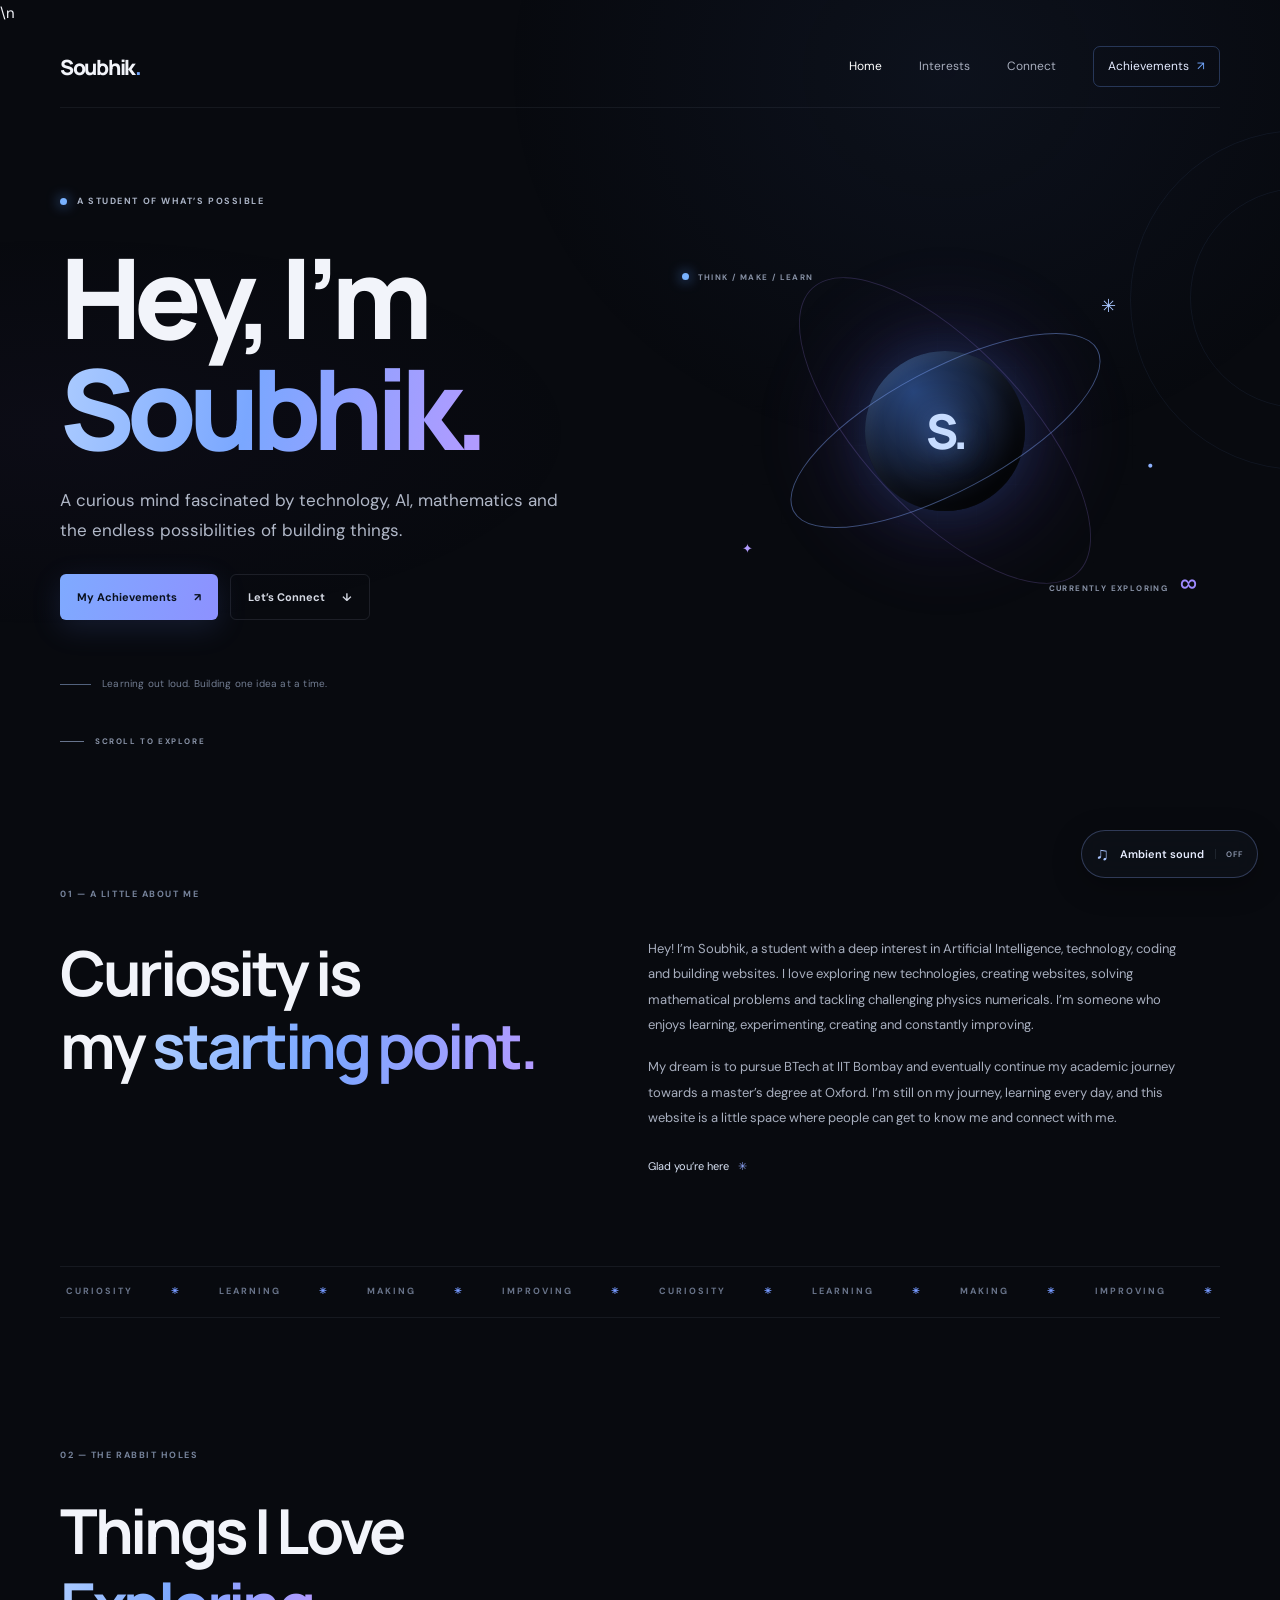
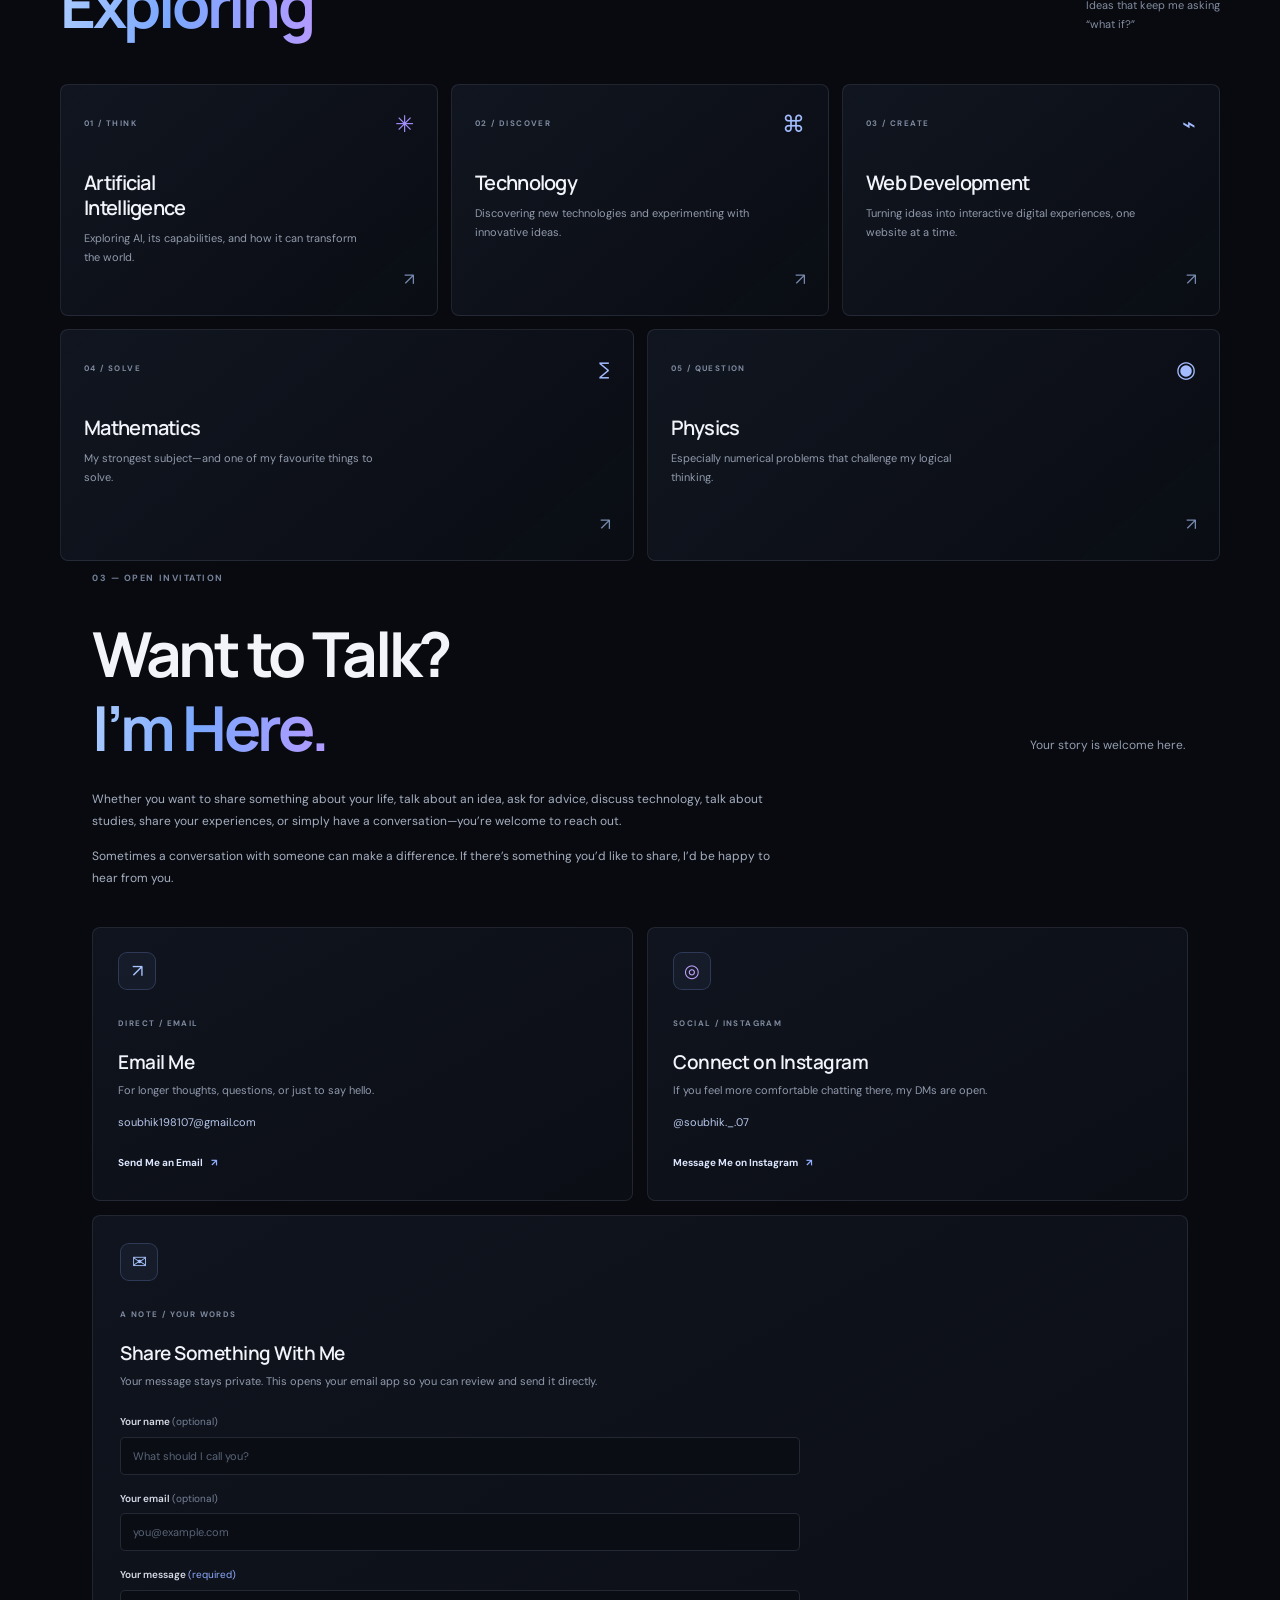
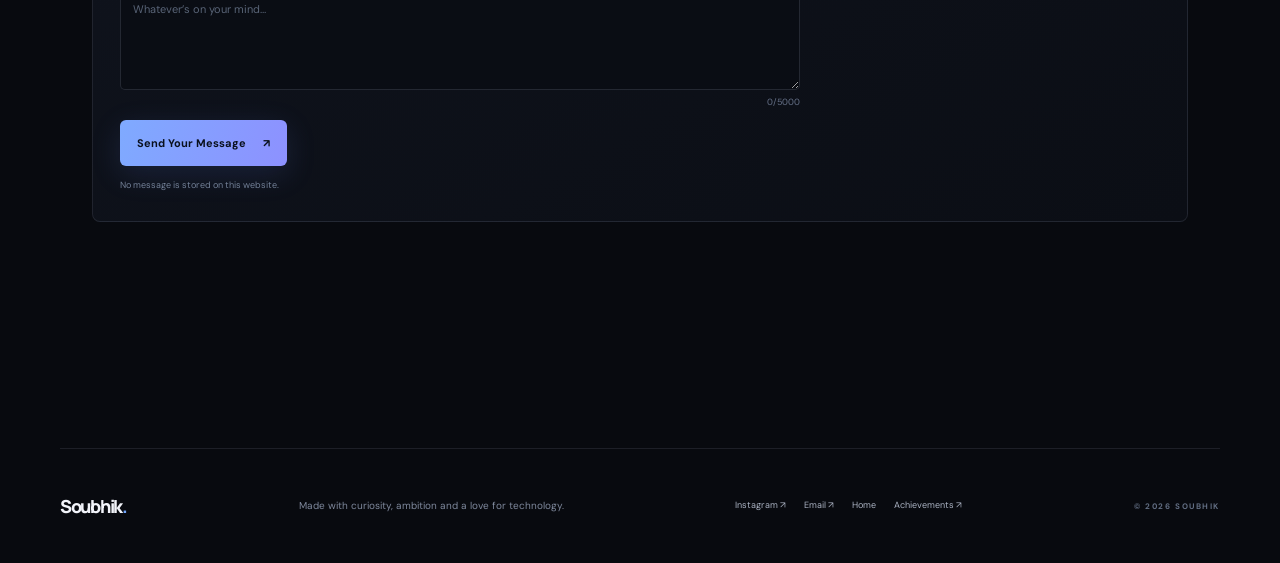
<file: index.html>
<!doctype html>
<html lang="en">
<head>
  <meta charset="utf-8">
  <meta name="viewport" content="width=device-width, initial-scale=1">
  <meta name="theme-color" content="#080a0f">
  <meta name="description" content="Meet Soubhik — a curious student exploring artificial intelligence, technology, mathematics, physics and web development.">
  <meta property="og:title" content="Soubhik — curious by nature, building for what’s next">
  <meta property="og:description" content="A little corner of the internet for ideas, ambitions and good conversations.">
  <meta property="og:type" content="website">
  <title>Soubhik — curious by nature</title>

  <link rel="preconnect" href="https://fonts.googleapis.com">
  <link rel="preconnect" href="https://fonts.gstatic.com" crossorigin>
  <link href="https://fonts.googleapis.com/css2?family=DM+Sans:wght@400;500;600;700&family=Manrope:wght@400;500;600;700;800&display=swap" rel="stylesheet">
  <link rel="stylesheet" href="styles.css">
  <script src="script.js" defer></script>
</head>
<body>
  <button id="ambient-toggle" class="ambient-toggle" type="button" aria-pressed="false" aria-label="Play ambient music"><span class="ambient-icon">♫</span><span class="ambient-label">Ambient sound</span><span class="ambient-state">OFF</span></button>\n  <div class="site-shell">
    <header class="topbar">
      <a class="wordmark" href="index.html" aria-label="Soubhik home">Soubhik<span>.</span></a>
      <button class="menu-toggle" type="button" aria-label="Open navigation" aria-expanded="false" aria-controls="primary-nav"><span></span><span></span></button>
      <nav class="nav-links" id="primary-nav" aria-label="Main navigation">
        <a class="nav-link active" href="index.html" aria-current="page">Home</a>
        <a class="nav-link" href="#interests">Interests</a>
        <a class="nav-link" href="#connect">Connect</a>
        <a class="nav-link nav-cta" href="achievements.html">Achievements <span aria-hidden="true">↗</span></a>
      </nav>
    </header>

    <main>
      <section class="hero section-wrap" id="home">
        <div class="hero-orbit orbit-one"></div><div class="hero-orbit orbit-two"></div>
        <div class="hero-copy reveal">
          <div class="eyebrow"><span class="status-dot"></span> A STUDENT OF WHAT’S POSSIBLE</div>
          <h1>Hey, I’m<br><span class="gradient-text">Soubhik.</span></h1>
          <p class="hero-lede">A curious mind fascinated by technology, AI, mathematics and the endless possibilities of building things.</p>
          <div class="hero-actions">
            <a class="button button-primary" href="achievements.html">My Achievements <span aria-hidden="true">↗</span></a>
            <a class="button button-quiet" href="#connect">Let’s Connect <span aria-hidden="true">↓</span></a>
          </div>
          <div class="hero-note"><span class="note-line"></span><span>Learning out loud. Building one idea at a time.</span></div>
        </div>
        <div class="hero-art reveal" aria-label="Abstract illustration of a glowing blue orbit" role="img">
          <div class="art-grid"></div><div class="art-glow"></div>
          <div class="planet-ring ring-a"></div><div class="planet-ring ring-b"></div>
          <div class="planet-core"><span class="core-mark">S.</span></div>
          <div class="art-label label-top"><span class="label-dot"></span> THINK / MAKE / LEARN</div>
          <div class="art-label label-bottom">CURRENTLY EXPLORING <strong>∞</strong></div>
          <span class="spark spark-one">✳</span><span class="spark spark-two">✦</span><span class="spark spark-three">·</span>
        </div>
        <a class="scroll-hint" href="#about"><span></span> SCROLL TO EXPLORE</a>
      </section>

    
      
      <section class="intro section-wrap" id="about">
        <div class="section-kicker reveal">01 — A LITTLE ABOUT ME</div>
        <div class="intro-layout">
          <h2 class="section-heading reveal">Curiosity is<br>my <span class="gradient-text">starting point.</span></h2>
          <div class="intro-body reveal">
            <p>Hey! I’m Soubhik, a student with a deep interest in Artificial Intelligence, technology, coding and building websites. I love exploring new technologies, creating websites, solving mathematical problems and tackling challenging physics numericals. I’m someone who enjoys learning, experimenting, creating and constantly improving.</p>
            <p>My dream is to pursue BTech at IIT Bombay and eventually continue my academic journey towards a master’s degree at Oxford. I’m still on my journey, learning every day, and this website is a little space where people can get to know me and connect with me.</p>
            <div class="intro-signoff">Glad you’re here <span>✳</span></div>
          </div>
        </div>
        <div class="marquee-strip" aria-label="Curiosity · learning · making · improving"><div class="marquee-track"><span>CURIOSITY</span><i>✳</i><span>LEARNING</span><i>✳</i><span>MAKING</span><i>✳</i><span>IMPROVING</span><i>✳</i><span>CURIOSITY</span><i>✳</i><span>LEARNING</span><i>✳</i><span>MAKING</span><i>✳</i><span>IMPROVING</span><i>✳</i></div></div>
      </section>

      <section class="interests section-wrap" id="interests">
        <div class="section-kicker reveal">02 — THE RABBIT HOLES</div>
        <div class="section-title-row reveal"><div><h2 class="section-heading">Things I Love<br><span class="gradient-text">Exploring</span></h2></div><p class="section-aside">Ideas that keep me asking<br>“what if?”</p></div>
        <div class="interest-grid">
          <article class="interest-card card-tall reveal"><div class="card-head"><span class="card-index">01 / THINK</span><span class="line-icon icon-ai" aria-hidden="true">✳</span></div><h3>Artificial<br>Intelligence</h3><p>Exploring AI, its capabilities, and how it can transform the world.</p><span class="card-arrow" aria-hidden="true">↗</span></article>
          <article class="interest-card reveal"><div class="card-head"><span class="card-index">02 / DISCOVER</span><span class="line-icon" aria-hidden="true">⌘</span></div><h3>Technology</h3><p>Discovering new technologies and experimenting with innovative ideas.</p><span class="card-arrow" aria-hidden="true">↗</span></article>
          <article class="interest-card reveal"><div class="card-head"><span class="card-index">03 / CREATE</span><span class="line-icon" aria-hidden="true">⌁</span></div><h3>Web Development</h3><p>Turning ideas into interactive digital experiences, one website at a time.</p><span class="card-arrow" aria-hidden="true">↗</span></article>
          <article class="interest-card reveal"><div class="card-head"><span class="card-index">04 / SOLVE</span><span class="line-icon" aria-hidden="true">∑</span></div><h3>Mathematics</h3><p>My strongest subject—and one of my favourite things to solve.</p><span class="card-arrow" aria-hidden="true">↗</span></article>
          <article class="interest-card reveal"><div class="card-head"><span class="card-index">05 / QUESTION</span><span class="line-icon" aria-hidden="true">◉</span></div><h3>Physics</h3><p>Especially numerical problems that challenge my logical thinking.</p><span class="card-arrow" aria-hidden="true">↗</span></article>
        </div>
    
      <section class="connect section-wrap" id="connect">
        <div class="section-kicker reveal">03 — OPEN INVITATION</div>
        <div class="connect-heading reveal"><h2 class="section-heading">Want to Talk?<br><span class="gradient-text">I’m Here.</span></h2><p>Your story is welcome here.</p></div>
        <div class="connect-intro reveal"><p>Whether you want to share something about your life, talk about an idea, ask for advice, discuss technology, talk about studies, share your experiences, or simply have a conversation—you’re welcome to reach out.</p><p>Sometimes a conversation with someone can make a difference. If there’s something you’d like to share, I’d be happy to hear from you.</p></div>
        <div class="contact-grid">
          <article class="contact-card reveal"><div class="contact-icon" aria-hidden="true">↗</div><span class="card-index">DIRECT / EMAIL</span><h3>Email Me</h3><p>For longer thoughts, questions, or just to say hello.</p><a class="contact-detail" href="mailto:soubhik198107@gmail.com">soubhik198107@gmail.com</a><a class="text-link" href="mailto:soubhik198107@gmail.com">Send Me an Email <span>↗</span></a></article>
          <article class="contact-card instagram-card reveal"><div class="contact-icon instagram-glyph" aria-hidden="true">◎</div><span class="card-index">SOCIAL / INSTAGRAM</span><h3>Connect on Instagram</h3><p>If you feel more comfortable chatting there, my DMs are open.</p><a class="contact-detail" href="https://www.instagram.com/soubhik._.07/" target="_blank" rel="noopener noreferrer">@soubhik._.07</a><a class="text-link" href="https://www.instagram.com/soubhik._.07/" target="_blank" rel="noopener noreferrer">Message Me on Instagram <span>↗</span></a></article>
          <article class="contact-card message-card reveal"><div class="contact-icon" aria-hidden="true">✉</div><span class="card-index">A NOTE / YOUR WORDS</span><h3>Share Something With Me</h3><p>Your message stays private. This opens your email app so you can review and send it directly.</p>
            <form class="message-form" id="message-form">
              <div class="form-row"><label for="visitor-name">Your name <span>(optional)</span></label><input id="visitor-name" name="name" type="text" autocomplete="name" maxlength="80" placeholder="What should I call you?"></div>
              <div class="form-row"><label for="visitor-email">Your email <span>(optional)</span></label><input id="visitor-email" name="email" type="email" autocomplete="email" maxlength="254" placeholder="you@example.com"></div>
              <div class="form-row"><label for="visitor-message">Your message <span class="required-mark">(required)</span></label><textarea id="visitor-message" name="message" rows="4" maxlength="5000" required placeholder="Whatever’s on your mind…"></textarea><span class="field-hint"><span id="message-count">0</span>/5000</span></div>
              <div class="honeypot" aria-hidden="true"><label for="website">Leave this field empty</label><input id="website" name="website" type="text" tabindex="-1" autocomplete="off"></div>
              <button class="button button-primary form-submit" type="submit">Send Your Message <span aria-hidden="true">↗</span></button>
              <p class="form-status" id="form-status" role="status" aria-live="polite">No message is stored on this website.</p>
             
            </form>
          </article>
        </div>
      </section>
    </main>
 
    <footer class="footer section-wrap"><a class="wordmark" href="index.html">Soubhik<span>.</span></a><p>Made with curiosity, ambition and a love for technology.</p><div class="footer-links"><a href="https://www.instagram.com/soubhik._.07/" target="_blank" rel="noopener noreferrer">Instagram ↗</a><a href="mailto:soubhik198107@gmail.com">Email ↗</a><a href="index.html">Home</a><a href="achievements.html">Achievements ↗</a></div><span class="footer-copy">© <span data-year></span> SOUBHIK</span></footer>
  </div>
</body>
</html>
</file>
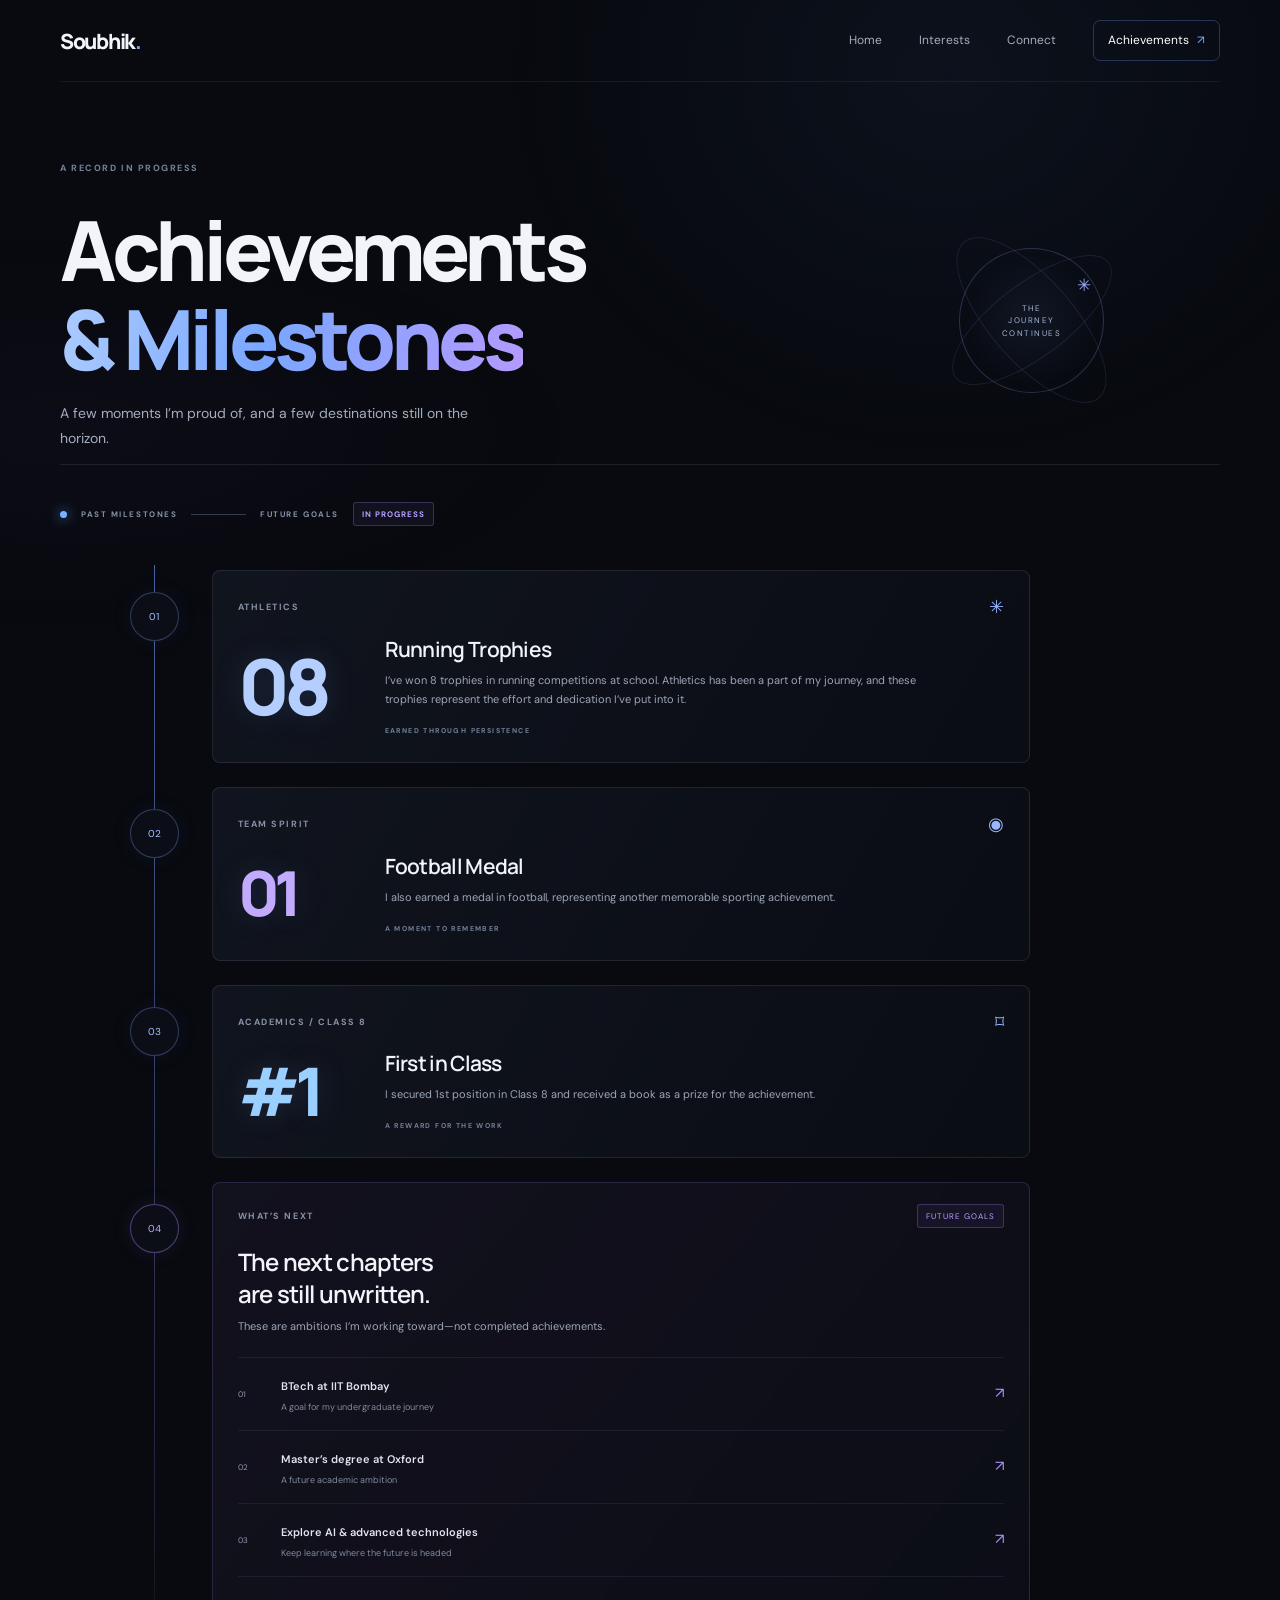
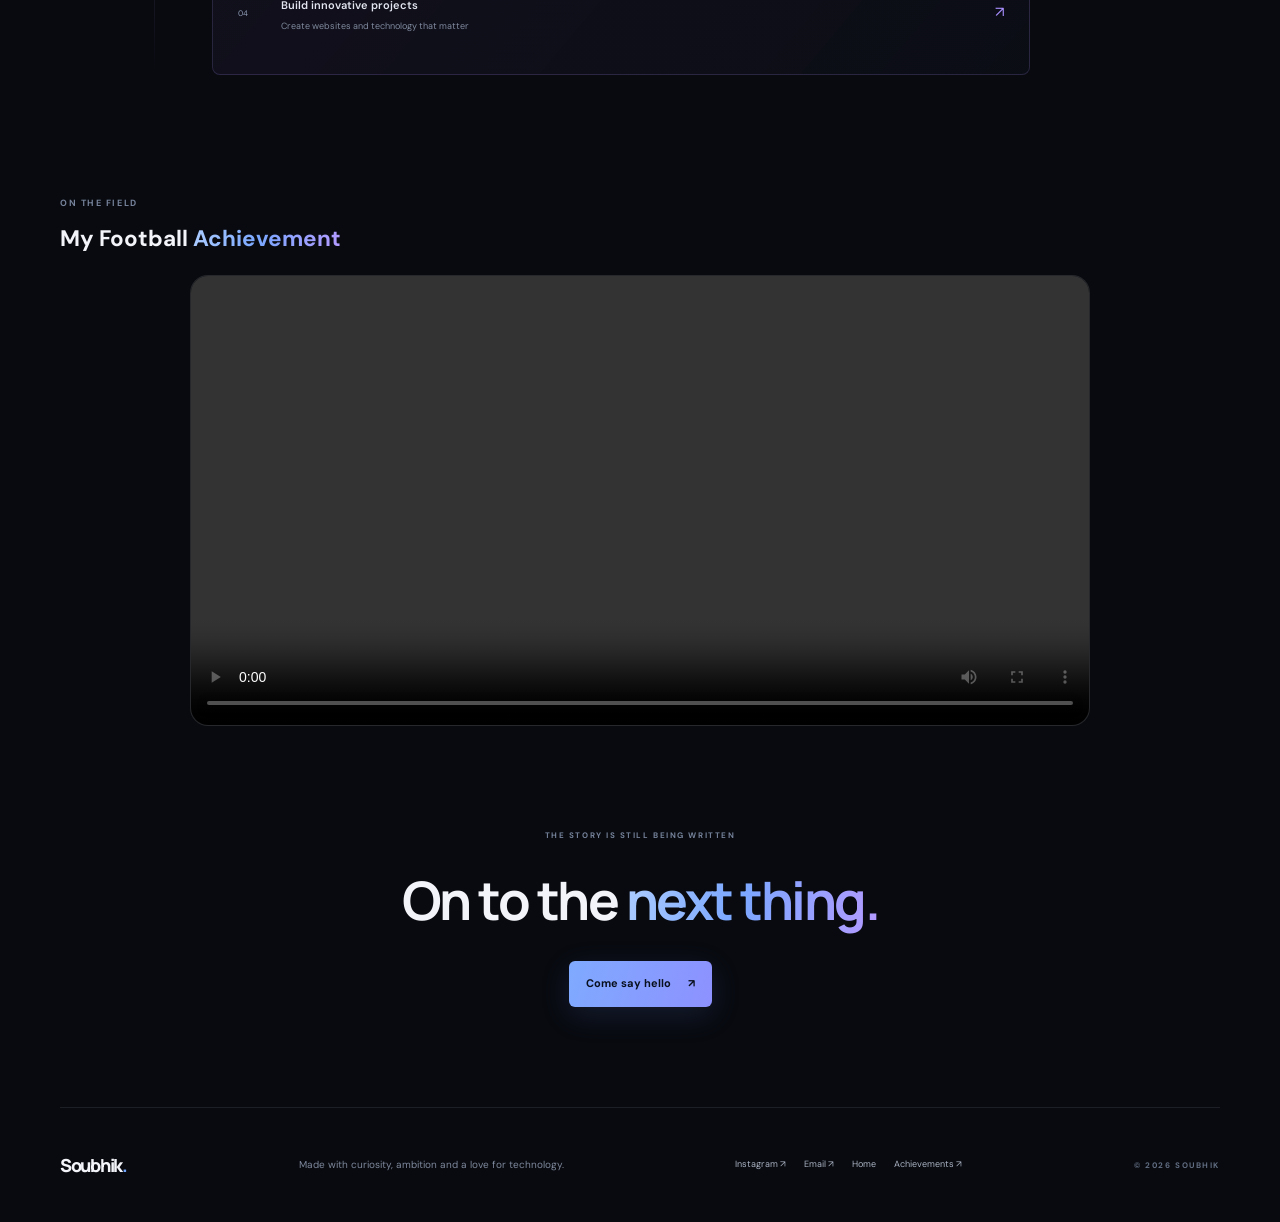
<file: achievements.html>
<!doctype html>
<html lang="en">
<head>
  <meta charset="utf-8">
  <meta name="viewport" content="width=device-width, initial-scale=1">
  <meta name="theme-color" content="#080a0f">
  <meta name="description" content="Soubhik’s achievements, sporting milestones, academic highlights and future goals.">
  <meta property="og:title" content="Achievements & Milestones — Soubhik">
  <meta property="og:description" content="A record of what I’ve achieved so far—and what I’m working toward next.">
  <meta property="og:type" content="website">
  <title>Achievements & Milestones — Soubhik</title>
  <link rel="preconnect" href="https://fonts.googleapis.com">
  <link rel="preconnect" href="https://fonts.gstatic.com" crossorigin>
  <link href="https://fonts.googleapis.com/css2?family=DM+Sans:wght@400;500;600;700&family=Manrope:wght@400;500;600;700;800&display=swap" rel="stylesheet">
  <link rel="stylesheet" href="styles.css">
  <script src="script.js" defer></script>
</head>
<body>
  <div class="site-shell">
    <header class="topbar">
      <a class="wordmark" href="index.html" aria-label="Soubhik home">Soubhik<span>.</span></a>
      <button class="menu-toggle" type="button" aria-label="Open navigation" aria-expanded="false" aria-controls="primary-nav"><span></span><span></span></button>
      <nav class="nav-links" id="primary-nav" aria-label="Main navigation">
        <a class="nav-link" href="index.html">Home</a><a class="nav-link" href="index.html#interests">Interests</a><a class="nav-link" href="index.html#connect">Connect</a><a class="nav-link nav-cta active" href="achievements.html" aria-current="page">Achievements <span aria-hidden="true">↗</span></a>
      </nav>
    </header>
    <main>
      <section class="ach-hero section-wrap">
        <div class="section-kicker reveal">A RECORD IN PROGRESS</div>
        <div class="ach-hero-layout"><div class="reveal"><h1 class="ach-title">Achievements<br><span class="gradient-text">& Milestones</span></h1><p class="ach-lede">A few moments I’m proud of, and a few destinations still on the horizon.</p></div><div class="ach-orb reveal" aria-hidden="true"><span>THE<br>JOURNEY<br>CONTINUES</span><i>✳</i></div></div>
        <div class="journey-label"><span class="status-dot"></span> PAST MILESTONES <span class="journey-rule"></span> FUTURE GOALS <span class="goal-tag">IN PROGRESS</span></div>
      </section>
      <section class="timeline-section section-wrap">
        <div class="timeline">
          <article class="timeline-item reveal"><div class="timeline-marker"><span>01</span></div><div class="milestone-card"><div class="milestone-meta"><span class="milestone-type">ATHLETICS</span><span class="milestone-symbol" aria-hidden="true">✳</span></div><div class="milestone-content"><div class="milestone-number">08</div><div><h2>Running Trophies</h2><p>I’ve won 8 trophies in running competitions at school. Athletics has been a part of my journey, and these trophies represent the effort and dedication I’ve put into it.</p><span class="milestone-foot">EARNED THROUGH PERSISTENCE</span></div></div></div></article>
          <article class="timeline-item reveal"><div class="timeline-marker"><span>02</span></div><div class="milestone-card"><div class="milestone-meta"><span class="milestone-type">TEAM SPIRIT</span><span class="milestone-symbol" aria-hidden="true">◉</span></div><div class="milestone-content"><div class="milestone-number medal-number">01</div><div><h2>Football Medal</h2><p>I also earned a medal in football, representing another memorable sporting achievement.</p><span class="milestone-foot">A MOMENT TO REMEMBER</span></div></div></div></article>
          <article class="timeline-item reveal"><div class="timeline-marker"><span>03</span></div><div class="milestone-card"><div class="milestone-meta"><span class="milestone-type">ACADEMICS / CLASS 8</span><span class="milestone-symbol" aria-hidden="true">⌑</span></div><div class="milestone-content"><div class="milestone-number academic-number">#1</div><div><h2>First in Class</h2><p>I secured 1st position in Class 8 and received a book as a prize for the achievement.</p><span class="milestone-foot">A REWARD FOR THE WORK</span></div></div></div></article>
          <article class="timeline-item future-item reveal"><div class="timeline-marker future-marker"><span>04</span></div><div class="milestone-card goal-card"><div class="milestone-meta"><span class="milestone-type">WHAT’S NEXT</span><span class="goal-tag">FUTURE GOALS</span></div><div class="goal-content"><h2>The next chapters<br>are still unwritten.</h2><p>These are ambitions I’m working toward—not completed achievements.</p><ul class="goal-list"><li><span>01</span><div><strong>BTech at IIT Bombay</strong><small>A goal for my undergraduate journey</small></div><i>↗</i></li><li><span>02</span><div><strong>Master’s degree at Oxford</strong><small>A future academic ambition</small></div><i>↗</i></li><li><span>03</span><div><strong>Explore AI & advanced technologies</strong><small>Keep learning where the future is headed</small></div><i>↗</i></li><li><span>04</span><div><strong>Build innovative projects</strong><small>Create websites and technology that matter</small></div><i>↗</i></li></ul></div></div></article>
        </div>
      </section>

      <section class="section-wrap reveal" style="padding: 2rem 0 4rem;">
        <div class="section-kicker">ON THE FIELD</div>
        <h2 style="margin: .5rem 0 1rem;">My Football <span class="gradient-text">Achievement</span></h2>
        <div style="max-width: 900px; margin: 0 auto; border: 1px solid rgba(255,255,255,.12); border-radius: 18px; overflow: hidden; background: #080a0f;">
          <video controls preload="metadata" playsinline style="display:block;width:100%;height:auto;" aria-label="My football achievement video">
            <source src="my%20football%20achievment.mp4" type="video/mp4">
            Your browser does not support video playback.
          </video>
        </div>
      </section>
      <section class="closing-cta section-wrap reveal"><span class="section-kicker">THE STORY IS STILL BEING WRITTEN</span><h2>On to the <span class="gradient-text">next thing.</span></h2><a class="button button-primary" href="index.html#connect">Come say hello <span aria-hidden="true">↗</span></a></section>
    </main>
    <footer class="footer section-wrap"><a class="wordmark" href="index.html">Soubhik<span>.</span></a><p>Made with curiosity, ambition and a love for technology.</p><div class="footer-links"><a href="https://www.instagram.com/soubhik._.07/" target="_blank" rel="noopener noreferrer">Instagram ↗</a><a href="mailto:soubhik198107@gmail.com">Email ↗</a><a href="index.html">Home</a><a href="achievements.html">Achievements ↗</a></div><span class="footer-copy">© <span data-year></span> SOUBHIK</span></footer>
  </div>
</body>
</html>
</file>
<file: styles.css>
@import url('https://fonts.googleapis.com/css2?family=DM+Sans:wght@400;500;600;700&family=Manrope:wght@400;500;600;700;800&display=swap');
:root{color-scheme:dark;--bg:#080a0f;--surface:#0d1018;--surface-2:#10141e;--line:rgba(195,207,238,.11);--text:#f2f4fa;--muted:#9ba3b5;--blue:#72a7ff;--violet:#a080ff;--font-body:'DM Sans',sans-serif;--font-display:'Manrope',sans-serif;--wrap:1160px}
*{box-sizing:border-box}html{scroll-behavior:smooth;scroll-padding-top:90px}body{margin:0;background:var(--bg);color:var(--text);font-family:var(--font-body);font-size:15px;line-height:1.75;-webkit-font-smoothing:antialiased}body:before{content:"";position:fixed;inset:0;pointer-events:none;z-index:-1;background:radial-gradient(ellipse at 74% 8%,rgba(55,83,151,.1),transparent 33%),radial-gradient(ellipse at 5% 48%,rgba(93,56,145,.055),transparent 30%)}a{color:inherit;text-decoration:none}.site-shell{overflow:hidden}.section-wrap{width:min(var(--wrap),calc(100% - 64px));margin-inline:auto}.topbar{height:82px;width:min(var(--wrap),calc(100% - 64px));margin:auto;display:flex;align-items:center;justify-content:space-between;border-bottom:1px solid rgba(195,207,238,.07);position:relative;z-index:10}.wordmark{font:800 21px var(--font-display);letter-spacing:-1.3px}.wordmark span{color:var(--blue)}.nav-links{display:flex;align-items:center;gap:37px}.nav-link{color:#a7adbc;font-size:12px;transition:color .25s}.nav-link:hover,.nav-link.active{color:#fff}.nav-cta{border:1px solid rgba(117,160,255,.28);border-radius:7px;padding:9px 14px;color:#e3eaff}.nav-cta span{color:var(--blue);padding-left:5px}.menu-toggle{display:none}.hero{min-height:670px;display:grid;grid-template-columns:1fr .9fr;align-items:center;position:relative;padding-top:45px;padding-bottom:70px}.hero-copy{position:relative;z-index:2;padding:25px 0 0}.eyebrow,.section-kicker,.card-index,.milestone-type,.milestone-foot,.journey-label,.art-label,.scroll-hint,.footer-copy{font-size:9px;letter-spacing:1.55px;font-weight:700;color:#8892a6}.eyebrow{display:flex;align-items:center;gap:10px;color:#aab3c5}.status-dot,.label-dot{width:7px;height:7px;border-radius:50%;background:#79b2ff;box-shadow:0 0 13px #5799ff;display:inline-block}h1,h2,h3,p{margin-top:0}.hero h1{font:800 clamp(66px,8.7vw,112px)/.99 var(--font-display);letter-spacing:-8px;margin:32px 0 24px}.gradient-text{background:linear-gradient(100deg,#a8c9ff 4%,#7aa7ff 45%,#b49aff 100%);-webkit-background-clip:text;background-clip:text;color:transparent}.hero-lede{font-size:17px;line-height:1.75;color:#b1b8c8;max-width:505px;margin-bottom:29px}.hero-actions{display:flex;gap:12px}.button{min-height:46px;padding:0 17px;border-radius:6px;display:inline-flex;align-items:center;justify-content:center;gap:17px;font-size:11px;font-weight:700;transition:transform .25s,box-shadow .25s,border-color .25s}.button:hover{transform:translateY(-3px)}.button-primary{background:linear-gradient(105deg,#7faaff,#8d91ff);color:#09101d;box-shadow:0 8px 30px rgba(91,127,231,.16)}.button-primary:hover{box-shadow:0 10px 32px rgba(103,143,255,.28)}.button-quiet{border:1px solid var(--line);color:#d5d9e3}.button-quiet:hover{border-color:rgba(132,168,255,.48)}.hero-note{display:flex;align-items:center;gap:11px;margin-top:55px;color:#727d92;font-size:10px;letter-spacing:.2px}.note-line{width:31px;height:1px;background:#52627d}.hero-art{height:500px;position:relative;display:grid;place-items:center;isolation:isolate}.art-grid{position:absolute;inset:6%;opacity:.31;background-image:linear-gradient(rgba(138,162,210,.08) 1px,transparent 1px),linear-gradient(90deg,rgba(138,162,210,.08) 1px,transparent 1px);background-size:39px 39px;mask-image:radial-gradient(ellipse,black,transparent 68%)}.art-glow{position:absolute;width:330px;height:330px;border-radius:50%;background:radial-gradient(circle,rgba(68,111,218,.22),rgba(99,60,178,.09) 40%,transparent 71%);filter:blur(20px)}.planet-core{width:160px;height:160px;border-radius:50%;display:grid;place-items:center;background:radial-gradient(circle at 30% 25%,#28457a,#12192a 55%,#090c13 78%);box-shadow:inset -13px -15px 26px rgba(0,0,0,.7),inset 4px 5px 16px rgba(170,202,255,.14),0 0 60px rgba(67,117,239,.23);z-index:1}.core-mark{font:800 48px var(--font-display);letter-spacing:-4px;color:#c7dcff;text-shadow:0 0 30px rgba(104,155,255,.7)}.planet-ring{position:absolute;width:345px;height:123px;border:1px solid rgba(130,168,255,.43);border-radius:50%;transform:rotate(-28deg);z-index:2}.ring-b{width:390px;height:165px;border-color:rgba(171,133,255,.2);transform:rotate(47deg)}.art-label{position:absolute;font-size:8px;letter-spacing:1.4px}.label-top{top:89px;left:2%;display:flex;align-items:center;gap:9px}.label-bottom{bottom:83px;right:4%}.label-bottom strong{font:500 24px var(--font-display);color:#9e8aff;margin-left:8px}.spark{position:absolute;color:#a8c7ff;font-size:18px}.spark-one{top:22%;right:19%}.spark-two{bottom:24%;left:13%;font-size:13px;color:#b29cff}.spark-three{right:12%;bottom:37%;font-size:35px;color:#8eb2ff}.hero-orbit{position:absolute;width:220px;height:220px;right:-190px;top:80px;border:1px solid rgba(113,148,220,.08);border-radius:50%}.orbit-two{width:340px;height:340px;right:-250px;top:22px}.scroll-hint{position:absolute;bottom:30px;left:0;display:flex;align-items:center;gap:11px;font-size:8px;letter-spacing:1.6px}.scroll-hint span{width:24px;height:1px;background:#67748d}.intro{padding-top:109px;padding-bottom:30px}.section-kicker{color:#76839b}.intro-layout{display:grid;grid-template-columns:.95fr 1.05fr;gap:70px;margin-top:33px}.section-heading{font:700 clamp(38px,5.1vw,62px)/1.18 var(--font-display);letter-spacing:-3.3px;margin:0}.intro-body{max-width:552px;color:#a8afbf;font-size:13px;line-height:1.95}.intro-body p{margin:0 0 17px}.intro-signoff{font-size:11px;color:#dae4f6;margin-top:26px}.intro-signoff span{color:#92aaff;margin-left:6px}.marquee-strip{overflow:hidden;border-block:1px solid rgba(195,207,238,.08);margin-top:88px;padding:17px 0}.marquee-track{display:flex;align-items:center;justify-content:space-around;min-width:800px;gap:25px;color:#69748a;font-size:9px;font-weight:700;letter-spacing:2px}.marquee-track i{color:#769aff;font-style:normal}.interests{padding-top:100px;padding-bottom:126px}.section-title-row{display:flex;align-items:end;justify-content:space-between;margin-top:31px;margin-bottom:43px}.section-aside{font-size:11px;color:#838da1;line-height:1.7;margin-bottom:7px}.interest-grid{display:grid;grid-template-columns:repeat(6,1fr);gap:13px}.interest-card{grid-column:span 2;min-height:232px;padding:22px 23px 26px;position:relative;overflow:hidden;border:1px solid var(--line);border-radius:8px;background:linear-gradient(140deg,rgba(18,23,34,.91),rgba(11,14,21,.78));transition:transform .3s,border-color .3s,background .3s}.interest-card:nth-child(4),.interest-card:nth-child(5){grid-column:span 3}.interest-card:before,.contact-card:before{content:"";position:absolute;width:180px;height:180px;border-radius:50%;background:radial-gradient(circle,rgba(91,127,221,.09),transparent 70%);right:-70px;top:-90px;opacity:0;transition:opacity .3s}.interest-card:hover{transform:translateY(-5px);border-color:rgba(124,159,255,.35);background-color:#111622}.interest-card:hover:before,.contact-card:hover:before{opacity:1}.card-head{display:flex;align-items:center;justify-content:space-between}.card-index{font-size:8px;letter-spacing:1.4px;color:#7f8ba0}.line-icon{font:400 23px var(--font-display);color:#a3bcff}.icon-ai{color:#a891ff}.interest-card h3{font:600 20px/1.26 var(--font-display);letter-spacing:-.7px;margin:31px 0 9px}.interest-card p{max-width:290px;font-size:11px;line-height:1.7;color:#929bad;margin-bottom:0}.card-arrow{position:absolute;right:22px;bottom:20px;color:#7689ae;font-size:17px;transition:transform .2s}.interest-card:hover .card-arrow{transform:translate(3px,-3px);color:#a8c3ff}.connect{padding-top:10px;padding-bottom:100px}.connect-heading{display:flex;align-items:end;justify-content:space-between;margin-top:31px}.connect-heading p{color:#939db0;font-size:12px;margin:0 3px 8px}.connect-intro{max-width:685px;margin:24px 0 38px;color:#a6afc0;font-size:12px;line-height:1.85}.connect-intro p{margin-bottom:13px}.contact-grid{display:grid;grid-template-columns:1fr 1fr;gap:14px}.contact-card{position:relative;overflow:hidden;border:1px solid var(--line);border-radius:8px;background:linear-gradient(150deg,#10141e,#0b0e15);padding:24px 25px;min-height:274px}.contact-card:hover{border-color:rgba(126,158,242,.3)}.contact-icon{width:38px;height:38px;border:1px solid rgba(132,166,245,.22);border-radius:9px;display:grid;place-items:center;color:#a9c5ff;font-size:18px;margin-bottom:18px;background:rgba(98,129,195,.08)}.instagram-glyph{color:#c3a3ff}.contact-card h3{font:600 19px var(--font-display);letter-spacing:-.5px;margin:14px 0 6px}.contact-card>p{font-size:11px;color:#909aad;max-width:390px;margin-bottom:14px;line-height:1.7}.contact-detail{display:block;font-size:11px;color:#b7c8ec;margin:10px 0 15px}.text-link{font-size:10px;font-weight:700;color:#dce7ff}.text-link span{color:#91afff;margin-left:6px}.message-card{grid-column:1/-1;min-height:auto;padding:27px}.message-card>p{max-width:560px}.message-form{max-width:680px;margin-top:23px}.form-row{position:relative;margin:0 0 15px}.form-row label{display:block;margin-bottom:6px;color:#d6dbe6;font-size:10px;font-weight:600}.form-row label span{color:#768197;font-weight:400}.form-row label .required-mark{color:#8eabff}.form-row input,.form-row textarea{width:100%;border:1px solid rgba(188,202,235,.14);border-radius:5px;background:#0a0d14;color:#edf2fc;padding:11px 12px;font:400 11px var(--font-body);outline:none;transition:border-color .2s,box-shadow .2s}.form-row input:focus,.form-row textarea:focus{border-color:rgba(119,158,255,.66);box-shadow:0 0 0 3px rgba(93,132,226,.09)}.form-row textarea{resize:vertical;min-height:100px}.form-row input::placeholder,.form-row textarea::placeholder{color:#596477}.field-hint{float:right;color:#667188;font-size:9px;margin-top:-3px}.form-submit{border:0;cursor:pointer;margin-top:7px;font-family:var(--font-body)}.form-status{font-size:9px;color:#738097;margin:12px 0 0}.honeypot{position:absolute!important;width:1px;height:1px;padding:0;margin:-1px;overflow:hidden;clip:rect(0,0,0,0);white-space:nowrap;border:0}.footer{border-top:1px solid var(--line);min-height:115px;display:flex;align-items:center;justify-content:space-between;gap:20px}.footer .wordmark{font-size:18px}.footer>p{font-size:10px;color:#7f899d;margin:0}.footer-links{display:flex;gap:18px}.footer-links a{font-size:9px;color:#aab2c2;transition:color .2s}.footer-links a:hover{color:white}.footer-copy{font-size:8px;white-space:nowrap;color:#626e83}.reveal{opacity:0;transform:translateY(17px);transition:opacity .7s ease,transform .7s ease}.reveal.is-visible{opacity:1;transform:translateY(0)}
/* Achievements */
.ach-hero{padding-top:79px;padding-bottom:39px;position:relative}.ach-hero-layout{display:flex;align-items:center;justify-content:space-between}.ach-title{font:800 clamp(50px,7vw,83px)/1.08 var(--font-display);letter-spacing:-5px;margin:28px 0 17px}.ach-lede{font-size:14px;color:#a4adbf;max-width:440px}.ach-orb{width:145px;height:145px;margin-right:10%;border-radius:50%;border:1px solid rgba(132,165,245,.25);display:grid;place-items:center;position:relative;color:#aab9d6;font-size:8px;line-height:1.55;letter-spacing:1.5px;text-align:center;background:radial-gradient(circle,rgba(84,118,195,.1),transparent 68%)}.ach-orb:before,.ach-orb:after{content:"";position:absolute;border:1px solid rgba(136,161,219,.13);width:190px;height:72px;border-radius:50%;transform:rotate(-37deg)}.ach-orb:after{transform:rotate(49deg);width:205px;height:82px;border-color:rgba(168,133,243,.14)}.ach-orb i{position:absolute;top:23px;right:11px;font-size:17px;color:#9daeff;font-style:normal}.journey-label{display:flex;align-items:center;gap:14px;padding-top:37px;border-top:1px solid var(--line);font-size:8px}.journey-rule{width:55px;height:1px;background:#333c50}.goal-tag{font-size:8px;letter-spacing:1px;color:#b7a3ff;border:1px solid rgba(173,146,255,.25);background:rgba(131,105,198,.08);padding:4px 8px;border-radius:3px}.timeline-section{padding-bottom:84px}.timeline{position:relative;max-width:900px;margin:0 auto 0 6%;padding:5px 0}.timeline:before{content:"";position:absolute;left:24px;top:0;bottom:0;width:1px;background:linear-gradient(to bottom,rgba(119,159,255,.6),rgba(148,130,221,.2) 85%,transparent)}.timeline-item{position:relative;padding:0 0 24px 82px}.timeline-marker{position:absolute;left:0;top:22px;width:49px;height:49px;border:1px solid rgba(124,159,238,.33);border-radius:50%;background:#0b0e16;display:grid;place-items:center;color:#a9c2ff;font-size:10px;z-index:1;box-shadow:0 0 22px rgba(81,119,215,.08)}.milestone-card{border:1px solid var(--line);border-radius:8px;background:linear-gradient(120deg,rgba(17,21,31,.96),rgba(11,14,21,.9));padding:21px 25px 25px;transition:border-color .25s,transform .25s}.milestone-card:hover{border-color:rgba(125,158,245,.34);transform:translateX(4px)}.milestone-meta{display:flex;justify-content:space-between;align-items:center}.milestone-symbol{font-size:18px;color:#98b7ff}.milestone-content{display:grid;grid-template-columns:125px 1fr;align-items:center;gap:22px;margin-top:11px}.milestone-number{font:800 77px/.95 var(--font-display);letter-spacing:-6px;color:#b4ceff;text-shadow:0 0 31px rgba(113,157,255,.16)}.medal-number{font-size:62px;color:#c2aaff}.academic-number{font-size:67px;color:#9bcfff}.milestone-content h2,.goal-content h2{font:600 21px var(--font-display);letter-spacing:-.7px;margin:0 0 8px}.milestone-content p,.goal-content>p{font-size:11px;line-height:1.8;color:#9da6b6;margin:0;max-width:545px}.milestone-foot{display:block;font-size:7px;letter-spacing:1.4px;color:#718099;margin-top:15px}.future-item{padding-bottom:0}.future-marker{border-color:rgba(165,139,255,.42);color:#c0aaff;box-shadow:0 0 20px rgba(155,113,237,.11)}.goal-card{border-color:rgba(150,129,225,.2);background:linear-gradient(130deg,rgba(27,22,42,.58),rgba(12,14,22,.95))}.goal-content{padding-top:18px}.goal-content h2{font-size:24px;line-height:1.3}.goal-content>p{margin:8px 0 20px}.goal-list{list-style:none;padding:0;margin:0}.goal-list li{display:grid;grid-template-columns:34px 1fr auto;align-items:center;gap:9px;padding:14px 0;border-top:1px solid rgba(195,207,238,.08)}.goal-list li>span{font-size:8px;color:#8d9ab2}.goal-list li strong{font-size:11px;font-weight:600;color:#e2e5ef}.goal-list li small{display:block;font-size:9px;color:#818b9f;margin-top:2px}.goal-list li i{font-style:normal;color:#a890ff}.closing-cta{text-align:center;padding:30px 0 100px}.closing-cta h2{font:700 clamp(33px,5vw,53px) var(--font-display);letter-spacing:-2.5px;margin:18px 0 25px}.closing-cta .section-kicker{font-size:8px}
@media (max-width:760px){.section-wrap,.topbar{width:calc(100% - 40px)}.topbar{height:70px}.menu-toggle{display:flex;width:38px;height:38px;border:1px solid var(--line);background:#0d1018;border-radius:6px;flex-direction:column;justify-content:center;align-items:center;gap:5px;cursor:pointer}.menu-toggle span{width:15px;height:1px;background:#d8dfeb;transition:transform .2s}.menu-toggle[aria-expanded=true] span:first-child{transform:translateY(3px) rotate(45deg)}.menu-toggle[aria-expanded=true] span:last-child{transform:translateY(-3px) rotate(-45deg)}.nav-links{display:none;position:absolute;top:61px;left:0;right:0;padding:16px;background:#0d1018;border:1px solid var(--line);border-radius:7px;align-items:stretch;gap:0;box-shadow:0 18px 40px #0008}.nav-links.is-open{display:flex;flex-direction:column}.nav-link{padding:10px 8px}.nav-cta{margin-top:5px}.hero{min-height:0;grid-template-columns:1fr;padding-top:74px;padding-bottom:55px}.hero h1{font-size:clamp(67px,15vw,98px);letter-spacing:-6px;margin-top:27px}.hero-lede{font-size:15px;max-width:460px}.hero-note{margin-top:34px}.hero-art{height:310px;grid-row:2;margin-top:20px}.planet-core{width:125px;height:125px}.core-mark{font-size:40px}.planet-ring{width:275px;height:98px}.ring-b{width:315px;height:133px}.art-glow{width:250px;height:250px}.label-top{top:26px;left:4%}.label-bottom{bottom:35px;right:4%}.scroll-hint{bottom:0}.intro{padding-top:74px}.intro-layout{grid-template-columns:1fr;gap:22px;margin-top:25px}.section-heading{font-size:clamp(38px,10vw,54px);letter-spacing:-2.7px}.intro-body{font-size:12px}.marquee-strip{margin-top:60px}.marquee-track{justify-content:flex-start}.interests{padding-top:75px;padding-bottom:80px}.section-title-row{margin-bottom:28px}.section-aside{font-size:10px}.interest-grid{grid-template-columns:1fr 1fr;gap:10px}.interest-card,.interest-card:nth-child(n){grid-column:span 1;min-height:222px;padding:17px}.interest-card:first-child{grid-column:span 2;min-height:200px}.interest-card h3{font-size:18px;margin-top:25px}.interest-card p{font-size:10px}.connect{padding-bottom:70px}.connect-heading{display:block}.connect-heading p{margin:13px 0 0}.connect-intro{margin:22px 0 28px}.contact-grid{grid-template-columns:1fr}.contact-card{min-height:250px;padding:21px}.message-card{grid-column:auto;min-height:auto}.footer{padding-top:24px;padding-bottom:24px;display:grid;grid-template-columns:1fr auto;gap:12px}.footer>p{grid-column:1/-1;grid-row:2}.footer-links{grid-column:1/-1;grid-row:3;flex-wrap:wrap;gap:15px}.footer-copy{grid-column:2;grid-row:1}.ach-hero{padding-top:58px}.ach-title{font-size:clamp(48px,11vw,70px);letter-spacing:-3.5px}.ach-hero-layout{align-items:flex-start}.ach-orb{width:105px;height:105px;margin:53px 8px 0 3px;font-size:6px;flex-shrink:0}.ach-orb:before{width:137px;height:52px}.ach-orb:after{width:148px;height:59px}.ach-orb i{font-size:13px;top:16px;right:5px}.ach-lede{font-size:12px}.journey-label{gap:8px;font-size:6px;letter-spacing:.9px}.journey-rule{width:20px}.goal-tag{font-size:6px;padding:4px 5px}.timeline{margin-left:0}.timeline:before{left:18px}.timeline-item{padding-left:52px;padding-bottom:16px}.timeline-marker{width:38px;height:38px;font-size:8px;top:20px}.milestone-card{padding:17px}.milestone-content{grid-template-columns:75px 1fr;gap:13px}.milestone-number{font-size:57px;letter-spacing:-4px}.medal-number{font-size:47px}.academic-number{font-size:51px}.milestone-content h2{font-size:17px}.milestone-content p{font-size:10px}.milestone-foot{font-size:6px}.goal-content h2{font-size:20px}.goal-list li strong{font-size:10px}.goal-list li small{font-size:8px}.timeline-section{padding-bottom:60px}.closing-cta{padding-bottom:70px}}
@media (max-width:390px){.section-wrap,.topbar{width:calc(100% - 32px)}.hero-actions{gap:8px}.button{padding-inline:12px;gap:9px;font-size:10px}.interest-grid{grid-template-columns:1fr}.interest-card,.interest-card:nth-child(n){grid-column:span 1;min-height:190px}.interest-card:first-child{grid-column:span 1}.ach-orb{display:none}.journey-label{font-size:6px}.journey-rule{width:15px}.milestone-content{grid-template-columns:1fr;gap:9px}.milestone-number{font-size:47px}.milestone-content h2{margin-top:4px}.milestone-card{padding:15px}}
@media (prefers-reduced-motion:reduce){*,*::before,*::after{scroll-behavior:auto!important;animation-duration:.01ms!important;animation-iteration-count:1!important;transition-duration:.01ms!important}.reveal{opacity:1;transform:none}}
.video-section {
    padding: 50px 20px;
    text-align: center;
}

.my-video {
    width: 100%;
    max-width: 800px;
    border-radius: 18px;
    margin-top: 20px;
}

/* Floating ambient music control */
.ambient-toggle{position:fixed;z-index:50;bottom:22px;right:22px;display:flex;align-items:center;gap:11px;padding:11px 14px;border:1px solid rgba(143,172,255,.28);border-radius:999px;background:rgba(13,16,24,.88);backdrop-filter:blur(14px);color:#e7edff;font:600 11px var(--font-body);cursor:pointer;box-shadow:0 8px 30px rgba(0,0,0,.28);transition:transform .25s,border-color .25s}.ambient-toggle:hover{transform:translateY(-3px);border-color:rgba(143,172,255,.55)}.ambient-icon{font-size:18px;color:#a9c4ff}.ambient-state{font-size:8px;letter-spacing:1px;color:#8d98ae;border-left:1px solid var(--line);padding-left:10px}.ambient-toggle[aria-pressed=true]{border-color:rgba(135,165,255,.65);box-shadow:0 0 24px rgba(91,126,227,.15)}.ambient-toggle[aria-pressed=true] .ambient-state{color:#a9c4ff}@media(max-width:760px){.ambient-toggle{bottom:14px;right:14px;padding:10px 12px}}
</file>
